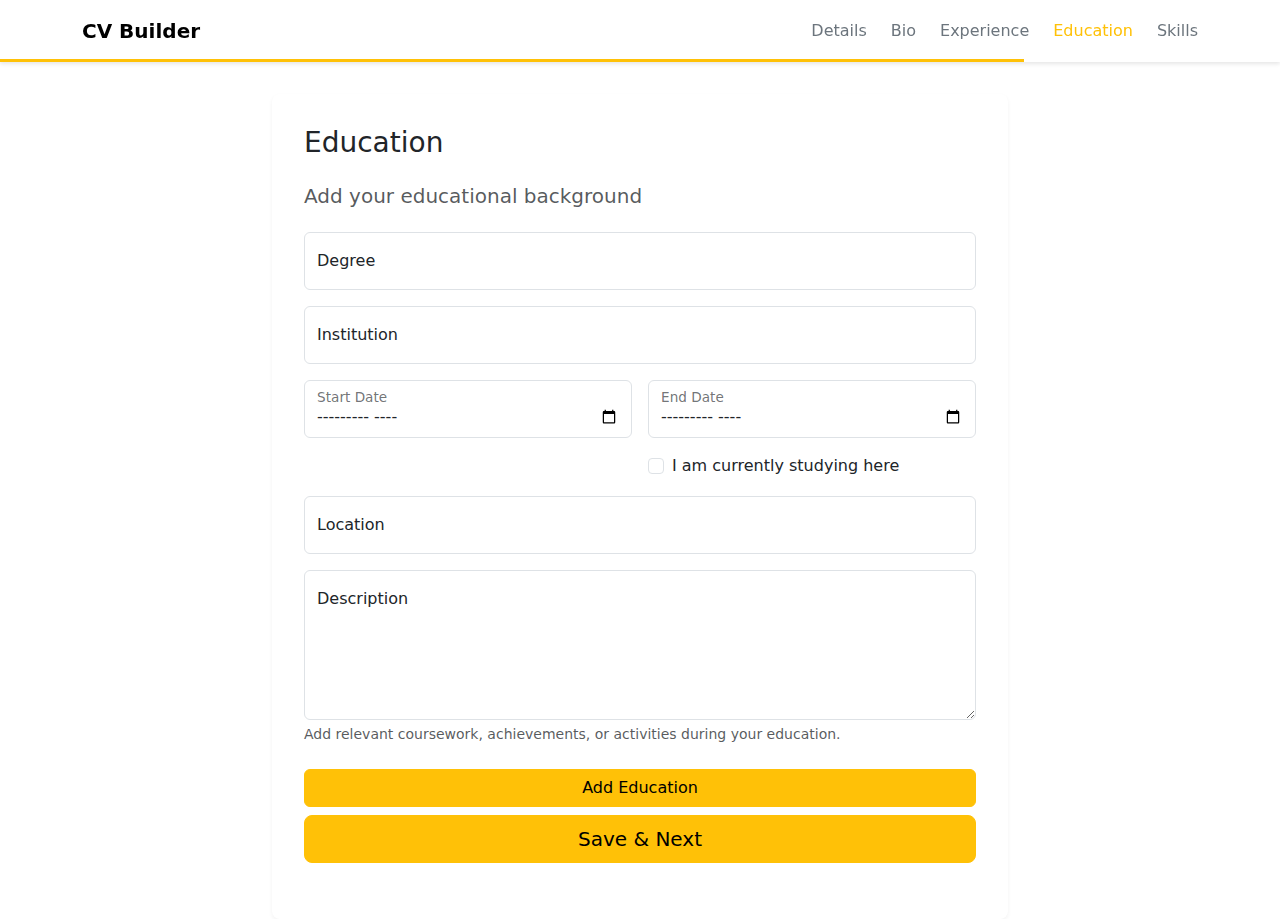
<file: education.html>
<!DOCTYPE html>
<html lang="en">
<head>
    <meta charset="UTF-8">
    <meta name="viewport" content="width=device-width, initial-scale=1.0">
    <title>CV Builder - Education</title>
    <!-- Bootstrap CSS -->
    <link href="https://cdn.jsdelivr.net/npm/bootstrap@5.3.0/dist/css/bootstrap.min.css" rel="stylesheet">
    <!-- Font Awesome -->
    <link href="https://cdnjs.cloudflare.com/ajax/libs/font-awesome/6.0.0/css/all.min.css" rel="stylesheet">
    <!-- Custom CSS -->
    <link href="css/styles.css" rel="stylesheet">
    <style>
        body {
            padding-top: 70px;
        }
    </style>
</head>
<body>
    <!-- Modern Navigation -->
    <nav class="modern-nav">
        <div class="container">
            <div class="d-flex justify-content-between align-items-center">
                <a href="index.html" class="nav-brand">CV Builder</a>
                <button class="mobile-menu-btn" id="menuBtn">
                    <i class="fas fa-bars"></i>
                </button>
                <div class="nav-menu" id="navMenu">
                    <a href="index.html" class="nav-link">Details</a>
                    <a href="short-bio.html" class="nav-link">Bio</a>
                    <a href="experience.html" class="nav-link">Experience</a>
                    <a href="education.html" class="nav-link active">Education</a>
                    <a href="skills.html" class="nav-link">Skills</a>
                </div>
                <div class="progress-bar" style="width: 80%;"></div>
            </div>
        </div>
    </nav>

    <div class="container mt-4">
        <div class="row justify-content-center">
            <div class="col-lg-8">
                <div class="form-section">
                    <div class="section-header">
                        <h1 class="h3 mb-3">Education</h1>
                    </div>
                    <h2 class="h5 text-muted mb-4">Add your educational background</h2>

                    <div id="education-list" class="mb-4">
                        <!-- Education entries will be added here -->
                    </div>

                    <form id="educationForm" class="mb-4">
                        <div class="form-floating mb-3">
                            <input type="text" class="form-control" id="degree" placeholder="Degree" required>
                            <label for="degree">Degree</label>
                        </div>

                        <div class="form-floating mb-3">
                            <input type="text" class="form-control" id="institution" placeholder="Institution" required>
                            <label for="institution">Institution</label>
                        </div>

                        <div class="row g-3 mb-3">
                            <div class="col-md-6">
                                <div class="form-floating">
                                    <input type="month" class="form-control" id="start-date" required>
                                    <label for="start-date">Start Date</label>
                                </div>
                            </div>
                            <div class="col-md-6">
                                <div class="form-floating">
                                    <input type="month" class="form-control" id="end-date">
                                    <label for="end-date">End Date</label>
                                </div>
                                <div class="form-check mt-2">
                                    <input class="form-check-input" type="checkbox" id="current-education">
                                    <label class="form-check-label" for="current-education">
                                        I am currently studying here
                                    </label>
                                </div>
                            </div>
                        </div>

                        <div class="form-floating mb-3">
                            <input type="text" class="form-control" id="location" placeholder="Location" required>
                            <label for="location">Location</label>
                        </div>

                        <div class="form-floating mb-4">
                            <textarea class="form-control" id="description" style="height: 150px" placeholder="Description"></textarea>
                            <label for="description">Description</label>
                            <div class="form-text">Add relevant coursework, achievements, or activities during your education.</div>
                        </div>

                        <div class="d-grid gap-2">
                            <button type="submit" class="btn btn-warning">Add Education</button>
                            <button type="button" id="next-btn" class="btn btn-warning btn-lg">Save & Next</button>
                        </div>
                    </form>
                </div>
            </div>
        </div>
    </div>

    <!-- Education Entry Template -->
    <template id="education-entry-template">
        <div class="card mb-3 education-entry">
            <div class="card-body">
                <div class="d-flex justify-content-between align-items-start mb-2">
                    <div>
                        <h5 class="card-title mb-1"></h5>
                        <h6 class="card-subtitle mb-2 text-muted institution"></h6>
                        <p class="card-text small text-muted location"></p>
                    </div>
                    <div class="text-end">
                        <p class="card-text small text-muted dates"></p>
                        <button class="btn btn-sm btn-outline-danger delete-btn">
                            <i class="fas fa-trash"></i>
                        </button>
                    </div>
                </div>
                <p class="card-text description"></p>
            </div>
        </div>
    </template>

    <!-- Bootstrap Bundle with Popper -->
    <script src="https://cdn.jsdelivr.net/npm/bootstrap@5.3.0/dist/js/bootstrap.bundle.min.js"></script>
    <!-- Custom JavaScript -->
    <script src="js/education.js"></script>
    <script>
        // Mobile menu toggle
        document.getElementById('menuBtn').addEventListener('click', function() {
            document.getElementById('navMenu').classList.toggle('active');
            this.querySelector('i').classList.toggle('fa-bars');
            this.querySelector('i').classList.toggle('fa-times');
        });

        // Hide mobile menu when clicking outside
        document.addEventListener('click', function(e) {
            const navMenu = document.getElementById('navMenu');
            const menuBtn = document.getElementById('menuBtn');
            if (!navMenu.contains(e.target) && !menuBtn.contains(e.target)) {
                navMenu.classList.remove('active');
                menuBtn.querySelector('i').classList.add('fa-bars');
                menuBtn.querySelector('i').classList.remove('fa-times');
            }
        });
    </script>
</body>
</html>
</file>
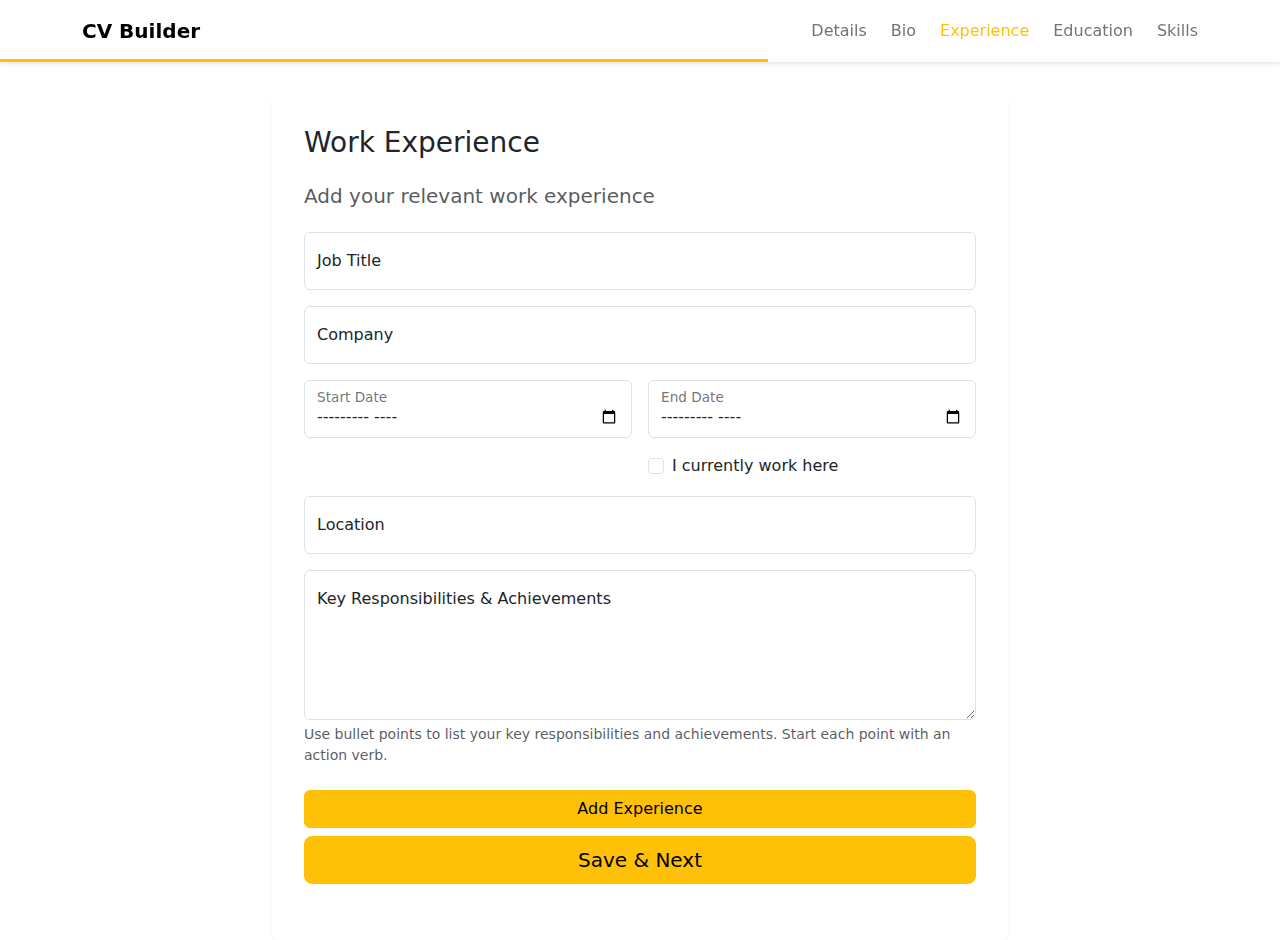
<file: experience.html>
<!DOCTYPE html>
<html lang="en">
<head>
    <meta charset="UTF-8">
    <meta name="viewport" content="width=device-width, initial-scale=1.0">
    <title>CV Builder - Experience</title>
    <!-- Bootstrap CSS -->
    <link href="https://cdn.jsdelivr.net/npm/bootstrap@5.3.0/dist/css/bootstrap.min.css" rel="stylesheet">
    <!-- Font Awesome -->
    <link href="https://cdnjs.cloudflare.com/ajax/libs/font-awesome/6.0.0/css/all.min.css" rel="stylesheet">
    <!-- Custom CSS -->
    <link href="css/styles.css" rel="stylesheet">
    <style>
        body {
            padding-top: 70px;
        }
    </style>
</head>
<body>
    <!-- Modern Navigation -->
    <nav class="modern-nav">
        <div class="container">
            <div class="d-flex justify-content-between align-items-center">
                <a href="index.html" class="nav-brand">CV Builder</a>
                <button class="mobile-menu-btn" id="menuBtn">
                    <i class="fas fa-bars"></i>
                </button>
                <div class="nav-menu" id="navMenu">
                    <a href="index.html" class="nav-link">Details</a>
                    <a href="short-bio.html" class="nav-link">Bio</a>
                    <a href="experience.html" class="nav-link active">Experience</a>
                    <a href="education.html" class="nav-link">Education</a>
                    <a href="skills.html" class="nav-link">Skills</a>
                </div>
                <div class="progress-bar" style="width: 60%;"></div>
            </div>
        </div>
    </nav>

    <div class="container mt-4">
        <div class="row justify-content-center">
            <div class="col-lg-8">
                <div class="form-section">
                    <div class="section-header">
                        <h1 class="h3 mb-3">Work Experience</h1>
                    </div>
                    <h2 class="h5 text-muted mb-4">Add your relevant work experience</h2>

                    <div id="experience-list" class="mb-4">
                        <!-- Experience entries will be added here -->
                    </div>

                    <form id="experienceForm" class="mb-4">
                        <div class="form-floating mb-3">
                            <input type="text" class="form-control" id="job-title" placeholder="Job Title" required>
                            <label for="job-title">Job Title</label>
                        </div>

                        <div class="form-floating mb-3">
                            <input type="text" class="form-control" id="company" placeholder="Company" required>
                            <label for="company">Company</label>
                        </div>

                        <div class="row g-3 mb-3">
                            <div class="col-md-6">
                                <div class="form-floating">
                                    <input type="month" class="form-control" id="start-date" required>
                                    <label for="start-date">Start Date</label>
                                </div>
                            </div>
                            <div class="col-md-6">
                                <div class="form-floating">
                                    <input type="month" class="form-control" id="end-date">
                                    <label for="end-date">End Date</label>
                                </div>
                                <div class="form-check mt-2">
                                    <input class="form-check-input" type="checkbox" id="current-job">
                                    <label class="form-check-label" for="current-job">
                                        I currently work here
                                    </label>
                                </div>
                            </div>
                        </div>

                        <div class="form-floating mb-3">
                            <input type="text" class="form-control" id="location" placeholder="Location" required>
                            <label for="location">Location</label>
                        </div>

                        <div class="form-floating mb-4">
                            <textarea class="form-control" id="responsibilities" style="height: 150px" placeholder="Responsibilities" required></textarea>
                            <label for="responsibilities">Key Responsibilities & Achievements</label>
                            <div class="form-text">Use bullet points to list your key responsibilities and achievements. Start each point with an action verb.</div>
                        </div>

                        <div class="d-grid gap-2">
                            <button type="submit" class="btn btn-warning">Add Experience</button>
                            <button type="button" id="next-btn" class="btn btn-warning btn-lg">Save & Next</button>
                        </div>
                    </form>
                </div>
            </div>
        </div>
    </div>

    <!-- Experience Entry Template -->
    <template id="experience-entry-template">
        <div class="card mb-3 experience-entry">
            <div class="card-body">
                <div class="d-flex justify-content-between align-items-start mb-2">
                    <div>
                        <h5 class="card-title mb-1"></h5>
                        <h6 class="card-subtitle mb-2 text-muted company"></h6>
                        <p class="card-text small text-muted location"></p>
                    </div>
                    <div class="text-end">
                        <p class="card-text small text-muted dates"></p>
                        <button class="btn btn-sm btn-outline-danger delete-btn">
                            <i class="fas fa-trash"></i>
                        </button>
                    </div>
                </div>
                <p class="card-text responsibilities"></p>
            </div>
        </div>
    </template>

    <!-- Bootstrap Bundle with Popper -->
    <script src="https://cdn.jsdelivr.net/npm/bootstrap@5.3.0/dist/js/bootstrap.bundle.min.js"></script>
    <!-- Custom JavaScript -->
    <script src="js/experience.js"></script>
    <script>
        // Mobile menu toggle
        document.getElementById('menuBtn').addEventListener('click', function() {
            document.getElementById('navMenu').classList.toggle('active');
            this.querySelector('i').classList.toggle('fa-bars');
            this.querySelector('i').classList.toggle('fa-times');
        });

        // Hide mobile menu when clicking outside
        document.addEventListener('click', function(e) {
            const navMenu = document.getElementById('navMenu');
            const menuBtn = document.getElementById('menuBtn');
            if (!navMenu.contains(e.target) && !menuBtn.contains(e.target)) {
                navMenu.classList.remove('active');
                menuBtn.querySelector('i').classList.add('fa-bars');
                menuBtn.querySelector('i').classList.remove('fa-times');
            }
        });
    </script>
</body>
</html>
</file>
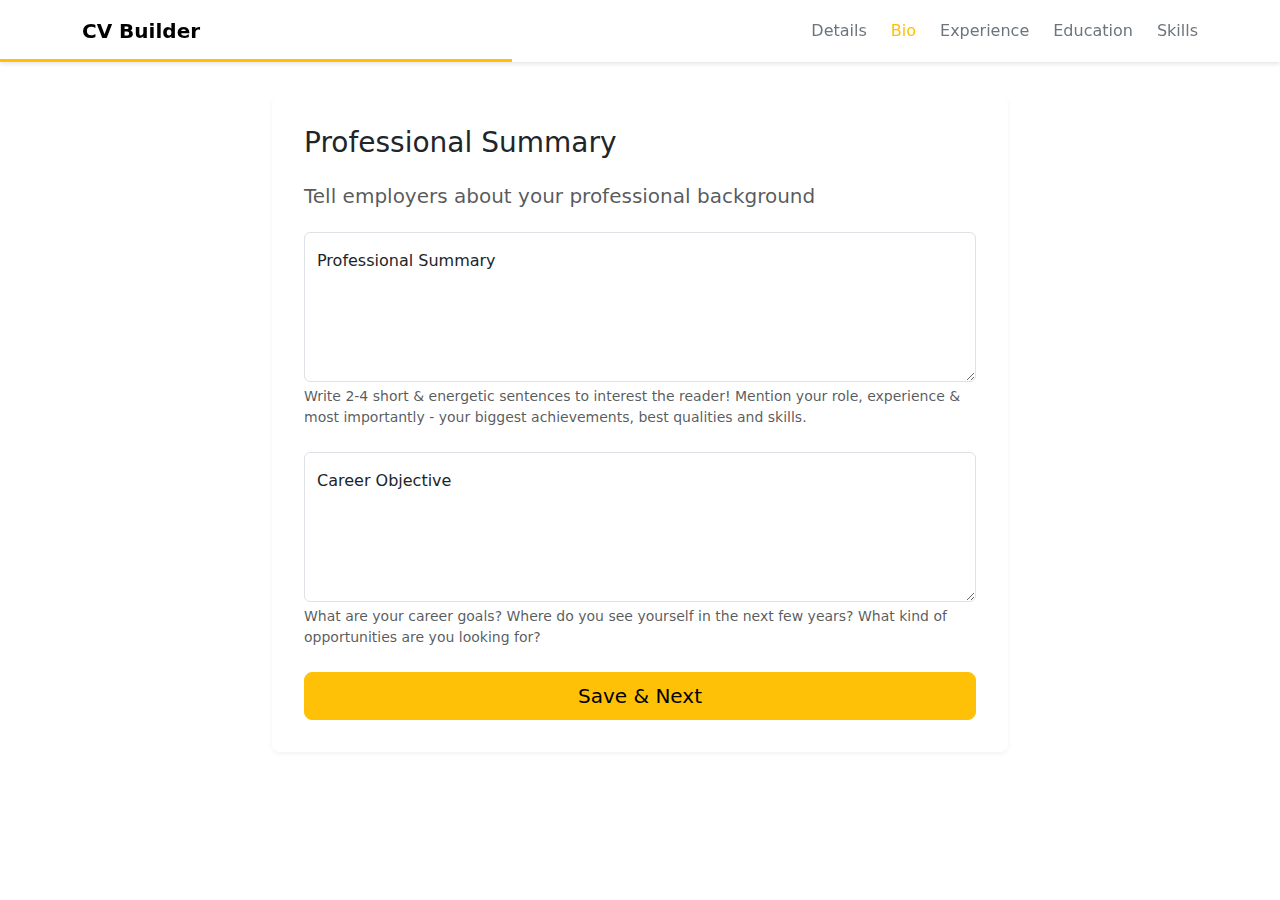
<file: short-bio.html>
<!DOCTYPE html>
<html lang="en">
<head>
    <meta charset="UTF-8">
    <meta name="viewport" content="width=device-width, initial-scale=1.0">
    <title>CV Builder - Short Bio</title>
    <!-- Bootstrap CSS -->
    <link href="https://cdn.jsdelivr.net/npm/bootstrap@5.3.0/dist/css/bootstrap.min.css" rel="stylesheet">
    <!-- Font Awesome -->
    <link href="https://cdnjs.cloudflare.com/ajax/libs/font-awesome/6.0.0/css/all.min.css" rel="stylesheet">
    <!-- Custom CSS -->
    <link href="css/styles.css" rel="stylesheet">
    <style>
        body {
            padding-top: 70px;
        }
    </style>
</head>
<body>
    <!-- Modern Navigation -->
    <nav class="modern-nav">
        <div class="container">
            <div class="d-flex justify-content-between align-items-center">
                <a href="index.html" class="nav-brand">CV Builder</a>
                <button class="mobile-menu-btn" id="menuBtn">
                    <i class="fas fa-bars"></i>
                </button>
                <div class="nav-menu" id="navMenu">
                    <a href="index.html" class="nav-link">Details</a>
                    <a href="short-bio.html" class="nav-link active">Bio</a>
                    <a href="experience.html" class="nav-link">Experience</a>
                    <a href="education.html" class="nav-link">Education</a>
                    <a href="skills.html" class="nav-link">Skills</a>
                </div>
                <div class="progress-bar" style="width: 40%;"></div>
            </div>
        </div>
    </nav>

    <div class="container mt-4">
        <div class="row justify-content-center">
            <div class="col-lg-8">
                <div class="form-section">
                    <div class="section-header">
                        <h1 class="h3 mb-3">Professional Summary</h1>
                    </div>
                    <h2 class="h5 text-muted mb-4">Tell employers about your professional background</h2>

                    <form id="bioForm">
                        <div class="form-floating mb-4">
                            <textarea class="form-control" id="professional-summary" style="height: 150px" placeholder="Professional Summary" required></textarea>
                            <label for="professional-summary">Professional Summary</label>
                            <div class="form-text">Write 2-4 short & energetic sentences to interest the reader! Mention your role, experience & most importantly - your biggest achievements, best qualities and skills.</div>
                        </div>

                        <div class="form-floating mb-4">
                            <textarea class="form-control" id="career-objective" style="height: 150px" placeholder="Career Objective" required></textarea>
                            <label for="career-objective">Career Objective</label>
                            <div class="form-text">What are your career goals? Where do you see yourself in the next few years? What kind of opportunities are you looking for?</div>
                        </div>

                        <div class="d-grid">
                            <button type="submit" class="btn btn-warning btn-lg">Save & Next</button>
                        </div>
                    </form>
                </div>
            </div>
        </div>
    </div>

    <!-- Bootstrap Bundle with Popper -->
    <script src="https://cdn.jsdelivr.net/npm/bootstrap@5.3.0/dist/js/bootstrap.bundle.min.js"></script>
    <!-- Custom JavaScript -->
    <script src="js/short-bio.js"></script>
    <script>
        // Mobile menu toggle
        document.getElementById('menuBtn').addEventListener('click', function() {
            document.getElementById('navMenu').classList.toggle('active');
            this.querySelector('i').classList.toggle('fa-bars');
            this.querySelector('i').classList.toggle('fa-times');
        });

        // Hide mobile menu when clicking outside
        document.addEventListener('click', function(e) {
            const navMenu = document.getElementById('navMenu');
            const menuBtn = document.getElementById('menuBtn');
            if (!navMenu.contains(e.target) && !menuBtn.contains(e.target)) {
                navMenu.classList.remove('active');
                menuBtn.querySelector('i').classList.add('fa-bars');
                menuBtn.querySelector('i').classList.remove('fa-times');
            }
        });
    </script>
</body>
</html>
</file>
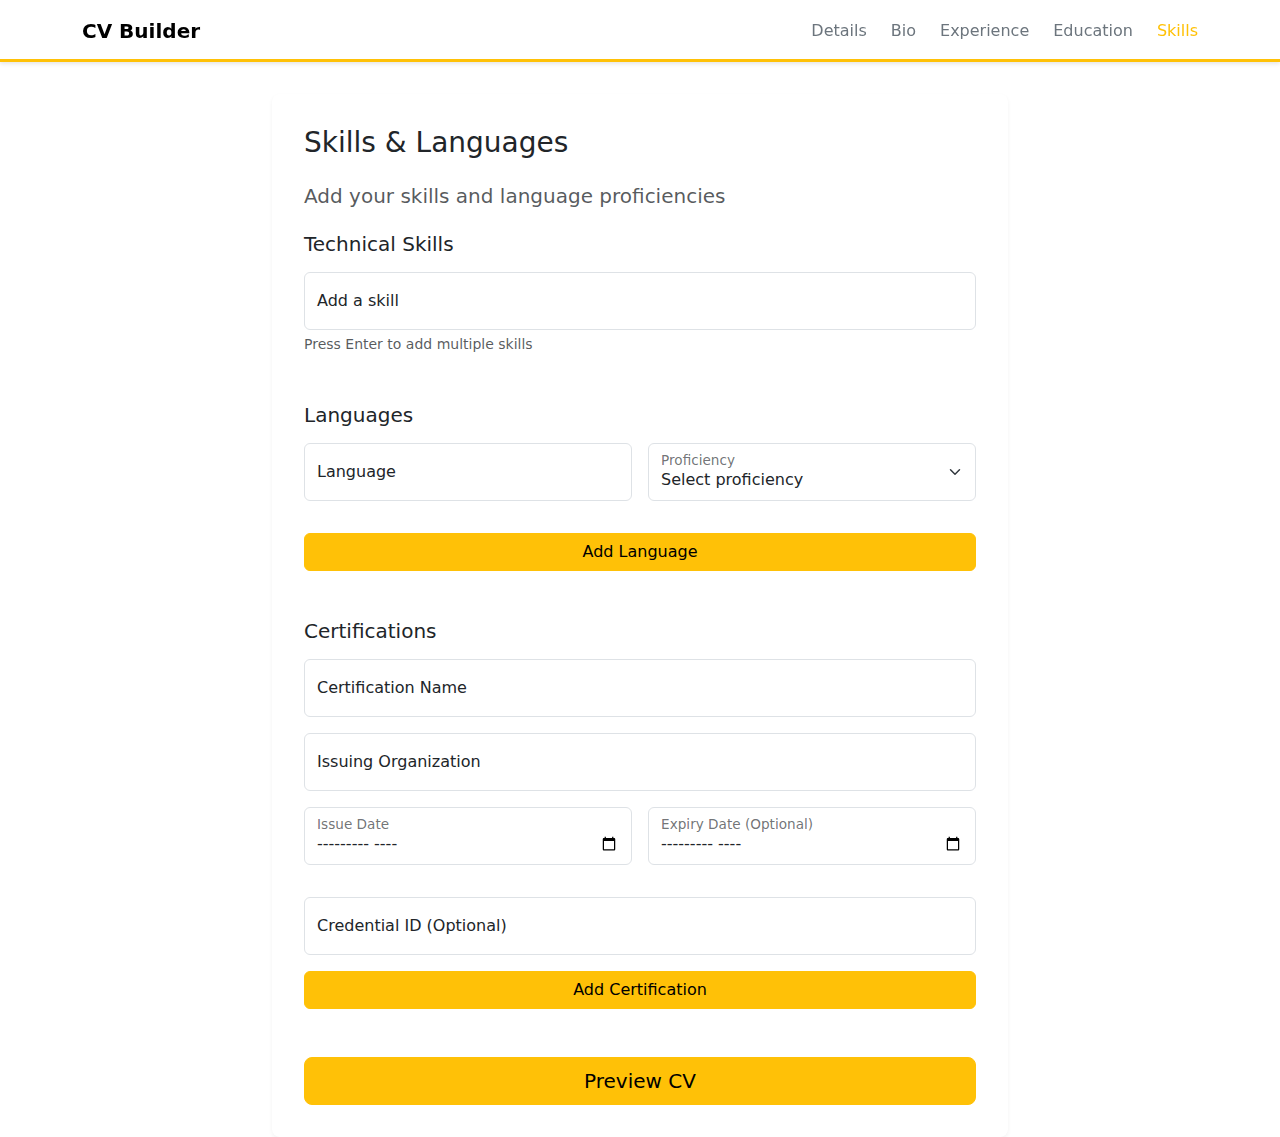
<file: skills.html>
<!DOCTYPE html>
<html lang="en">
<head>
    <meta charset="UTF-8">
    <meta name="viewport" content="width=device-width, initial-scale=1.0">
    <title>CV Builder - Skills</title>
    <!-- Bootstrap CSS -->
    <link href="https://cdn.jsdelivr.net/npm/bootstrap@5.3.0/dist/css/bootstrap.min.css" rel="stylesheet">
    <!-- Font Awesome -->
    <link href="https://cdnjs.cloudflare.com/ajax/libs/font-awesome/6.0.0/css/all.min.css" rel="stylesheet">
    <!-- Custom CSS -->
    <link href="css/styles.css" rel="stylesheet">
    <style>
        body {
            padding-top: 70px;
        }
        .skill-badge {
            font-size: 0.9rem;
            padding: 0.5rem 1rem;
            margin: 0.25rem;
            border-radius: 20px;
            background-color: #ffc107;
            color: #000;
            display: inline-block;
            cursor: pointer;
            transition: all 0.3s ease;
        }
        .skill-badge:hover {
            background-color: #ffdb4d;
        }
        .skill-badge .remove-skill {
            margin-left: 0.5rem;
            opacity: 0.7;
            cursor: pointer;
        }
        .skill-badge .remove-skill:hover {
            opacity: 1;
        }
    </style>
</head>
<body>
    <!-- Modern Navigation -->
    <nav class="modern-nav">
        <div class="container">
            <div class="d-flex justify-content-between align-items-center">
                <a href="index.html" class="nav-brand">CV Builder</a>
                <button class="mobile-menu-btn" id="menuBtn">
                    <i class="fas fa-bars"></i>
                </button>
                <div class="nav-menu" id="navMenu">
                    <a href="index.html" class="nav-link">Details</a>
                    <a href="short-bio.html" class="nav-link">Bio</a>
                    <a href="experience.html" class="nav-link">Experience</a>
                    <a href="education.html" class="nav-link">Education</a>
                    <a href="skills.html" class="nav-link active">Skills</a>
                </div>
                <div class="progress-bar" style="width: 100%;"></div>
            </div>
        </div>
    </nav>

    <div class="container mt-4">
        <div class="row justify-content-center">
            <div class="col-lg-8">
                <div class="form-section">
                    <div class="section-header">
                        <h1 class="h3 mb-3">Skills & Languages</h1>
                    </div>
                    <h2 class="h5 text-muted mb-4">Add your skills and language proficiencies</h2>

                    <!-- Skills Section -->
                    <div class="mb-5">
                        <h3 class="h5 mb-3">Technical Skills</h3>
                        <div id="skills-container" class="mb-3">
                            <!-- Skills badges will be added here -->
                        </div>
                        <form id="skillsForm" class="mb-4">
                            <div class="form-floating">
                                <input type="text" class="form-control" id="skill-input" placeholder="Add a skill">
                                <label for="skill-input">Add a skill</label>
                                <div class="form-text">Press Enter to add multiple skills</div>
                            </div>
                        </form>
                    </div>

                    <!-- Languages Section -->
                    <div class="mb-5">
                        <h3 class="h5 mb-3">Languages</h3>
                        <div id="languages-container" class="mb-3">
                            <!-- Language badges will be added here -->
                        </div>
                        <form id="languageForm" class="mb-4">
                            <div class="row g-3">
                                <div class="col-md-6">
                                    <div class="form-floating">
                                        <input type="text" class="form-control" id="language-input" placeholder="Language">
                                        <label for="language-input">Language</label>
                                    </div>
                                </div>
                                <div class="col-md-6">
                                    <div class="form-floating">
                                        <select class="form-select" id="proficiency-level">
                                            <option value="">Select proficiency</option>
                                            <option value="Native">Native</option>
                                            <option value="Fluent">Fluent</option>
                                            <option value="Advanced">Advanced</option>
                                            <option value="Intermediate">Intermediate</option>
                                            <option value="Basic">Basic</option>
                                        </select>
                                        <label for="proficiency-level">Proficiency</label>
                                    </div>
                                </div>
                            </div>
                            <div class="d-grid mt-3">
                                <button type="submit" class="btn btn-warning">Add Language</button>
                            </div>
                        </form>
                    </div>

                    <!-- Certifications Section -->
                    <div class="mb-5">
                        <h3 class="h5 mb-3">Certifications</h3>
                        <div id="certifications-container" class="mb-3">
                            <!-- Certification entries will be added here -->
                        </div>
                        <form id="certificationForm" class="mb-4">
                            <div class="form-floating mb-3">
                                <input type="text" class="form-control" id="certification-name" placeholder="Certification Name" required>
                                <label for="certification-name">Certification Name</label>
                            </div>
                            <div class="form-floating mb-3">
                                <input type="text" class="form-control" id="issuing-organization" placeholder="Issuing Organization" required>
                                <label for="issuing-organization">Issuing Organization</label>
                            </div>
                            <div class="row g-3 mb-3">
                                <div class="col-md-6">
                                    <div class="form-floating">
                                        <input type="month" class="form-control" id="issue-date" required>
                                        <label for="issue-date">Issue Date</label>
                                    </div>
                                </div>
                                <div class="col-md-6">
                                    <div class="form-floating">
                                        <input type="month" class="form-control" id="expiry-date">
                                        <label for="expiry-date">Expiry Date (Optional)</label>
                                    </div>
                                </div>
                            </div>
                            <div class="form-floating mb-3">
                                <input type="text" class="form-control" id="credential-id" placeholder="Credential ID">
                                <label for="credential-id">Credential ID (Optional)</label>
                            </div>
                            <div class="d-grid">
                                <button type="submit" class="btn btn-warning">Add Certification</button>
                            </div>
                        </form>
                    </div>

                    <div class="d-grid">
                        <button type="button" id="preview-btn" class="btn btn-warning btn-lg">Preview CV</button>
                    </div>
                </div>
            </div>
        </div>
    </div>

    <!-- Templates -->
    <template id="certification-entry-template">
        <div class="card mb-3 certification-entry">
            <div class="card-body">
                <div class="d-flex justify-content-between align-items-start">
                    <div>
                        <h5 class="card-title mb-1"></h5>
                        <h6 class="card-subtitle mb-2 text-muted organization"></h6>
                        <p class="card-text small text-muted dates"></p>
                        <p class="card-text small credential-id"></p>
                    </div>
                    <button class="btn btn-sm btn-outline-danger delete-btn">
                        <i class="fas fa-trash"></i>
                    </button>
                </div>
            </div>
        </div>
    </template>

    <!-- Bootstrap Bundle with Popper -->
    <script src="https://cdn.jsdelivr.net/npm/bootstrap@5.3.0/dist/js/bootstrap.bundle.min.js"></script>
    <!-- Custom JavaScript -->
    <script src="js/skills.js"></script>
    <script>
        // Mobile menu toggle
        document.getElementById('menuBtn').addEventListener('click', function() {
            document.getElementById('navMenu').classList.toggle('active');
            this.querySelector('i').classList.toggle('fa-bars');
            this.querySelector('i').classList.toggle('fa-times');
        });

        // Hide mobile menu when clicking outside
        document.addEventListener('click', function(e) {
            const navMenu = document.getElementById('navMenu');
            const menuBtn = document.getElementById('menuBtn');
            if (!navMenu.contains(e.target) && !menuBtn.contains(e.target)) {
                navMenu.classList.remove('active');
                menuBtn.querySelector('i').classList.add('fa-bars');
                menuBtn.querySelector('i').classList.remove('fa-times');
            }
        });
    </script>
</body>
</html>
</file>
<file: css/styles.css>
/* Custom styles */
.nav-pills .nav-link.active {
    background-color: #ffc107;
    color: #000;
}

.nav-pills .nav-link {
    color: #6c757d;
}

.form-control:focus {
    border-color: #ffc107;
    box-shadow: 0 0 0 0.25rem rgba(255, 193, 7, 0.25);
}

.btn-warning {
    color: #000;
}

.btn-warning:hover {
    background-color: #ffca2c;
    border-color: #ffc720;
}

/* Modern Navigation Styles */
.modern-nav {
    position: fixed;
    top: 0;
    left: 0;
    right: 0;
    background: white;
    padding: 1rem 0;
    box-shadow: 0 2px 4px rgba(0,0,0,0.1);
    z-index: 1000;
}

.nav-brand {
    font-size: 1.25rem;
    font-weight: 600;
    color: #000;
    text-decoration: none;
}

.nav-menu {
    display: flex;
    align-items: center;
    gap: 1.5rem;
}

.nav-link {
    color: #6c757d;
    text-decoration: none;
    font-weight: 500;
    transition: color 0.3s ease;
}

.nav-link:hover {
    color: #000;
}

.nav-link.active {
    color: #ffc107;
}

.progress-bar {
    position: absolute;
    bottom: 0;
    left: 0;
    height: 3px;
    background-color: #ffc107;
    transition: width 0.3s ease;
}

.mobile-menu-btn {
    display: none;
    background: none;
    border: none;
    font-size: 1.25rem;
    cursor: pointer;
    padding: 0.5rem;
    color: #000;
}

/* Mobile styles */
@media (max-width: 768px) {
    .mobile-menu-btn {
        display: block;
        position: relative;
        z-index: 1001;
    }

    .nav-menu {
        position: fixed;
        top: 0;
        right: -100%;
        width: 250px;
        height: 100vh;
        background: white;
        flex-direction: column;
        align-items: flex-start;
        padding: 5rem 1.5rem 1.5rem;
        transition: right 0.3s ease;
        box-shadow: -2px 0 4px rgba(0,0,0,0.1);
        z-index: 1000;
    }

    .nav-menu.active {
        right: 0;
    }

    .nav-menu .nav-link {
        width: 100%;
        padding: 0.75rem 0;
        border-bottom: 1px solid #eee;
    }

    .nav-menu .nav-link:last-child {
        border-bottom: none;
    }

    .modern-nav .container {
        padding: 0 1rem;
    }

    .modern-nav .d-flex {
        position: relative;
    }

    .progress-bar {
        bottom: -1rem;
        width: 100% !important;
    }

    /* CV Preview Responsive Styles */
    .cv-header .row {
        flex-direction: column;
        text-align: center;
    }

    .contact-info {
        justify-content: center;
        margin-top: 1rem;
    }

    .skill-badge {
        display: inline-block;
        margin: 0.2rem;
    }

    .section {
        padding: 1rem;
    }

    .container {
        padding: 0.5rem;
    }

    #profile-image {
        margin-bottom: 1rem;
    }

    .print-button {
        bottom: 1rem;
        right: 1rem;
        padding: 0.5rem 1rem;
        font-size: 0.9rem;
    }
}

/* General Responsive Improvements */
.form-section {
    background: white;
    border-radius: 8px;
    padding: 2rem;
    box-shadow: 0 2px 4px rgba(0,0,0,0.05);
}

.section-header {
    margin-bottom: 1.5rem;
}

.form-floating {
    margin-bottom: 1rem;
}

.btn-group {
    display: flex;
    gap: 0.5rem;
}

/* Theme Colors */
:root {
    --primary-color: #ffc107;
    --secondary-color: #6c757d;
    --success-color: #28a745;
    --danger-color: #dc3545;
    --light-color: #f8f9fa;
    --dark-color: #343a40;
}
</file>
